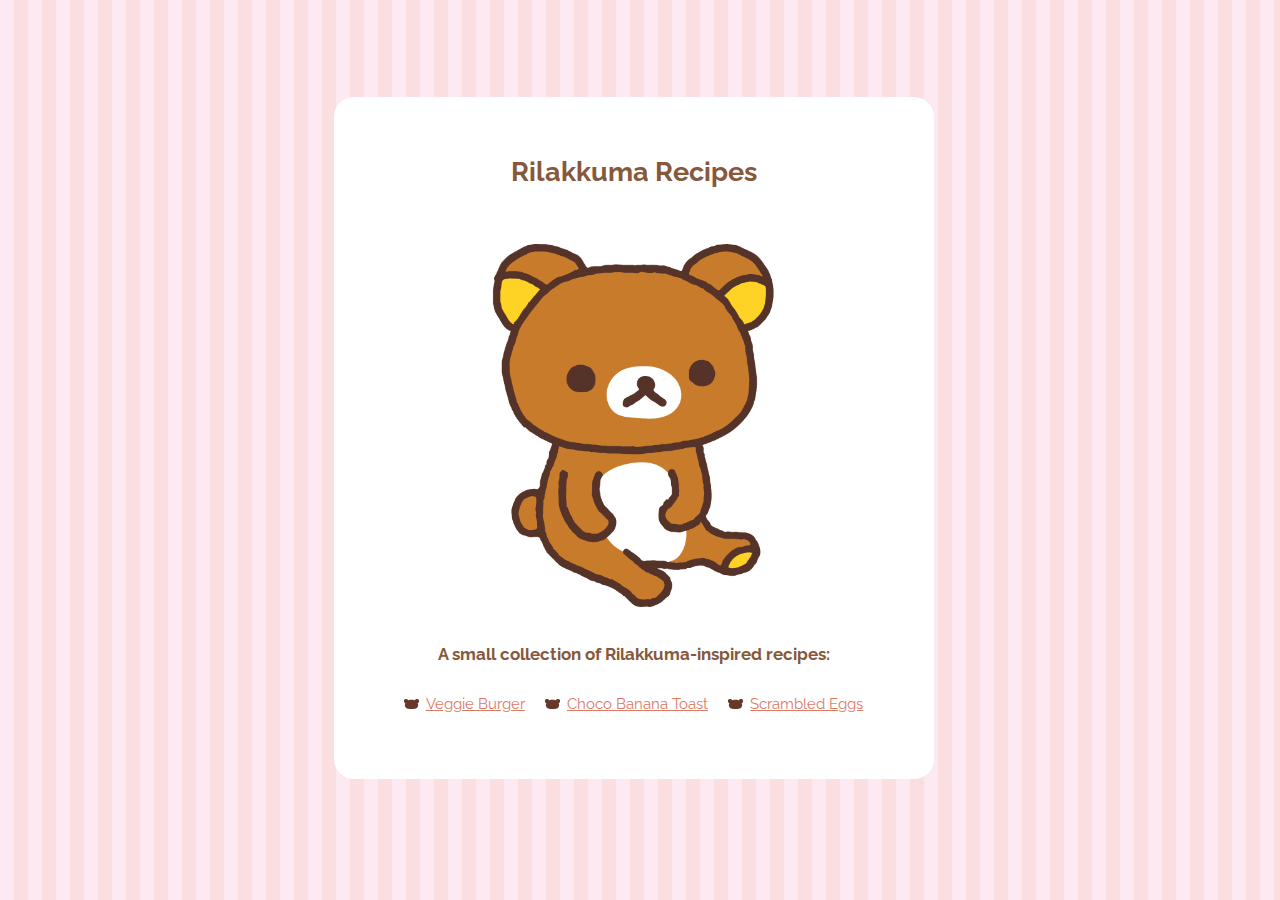
<file: index.html>
<!DOCTYPE html>
<html lang="en">
<head>
  <meta charset="UTF-8">
  <meta http-equiv="X-UA-Compatible" content="IE=edge">
  <meta name="viewport" content="width=device-width, initial-scale=1.0">
  <link rel="stylesheet" type="text/css" href="style.css" media="screen">
  <link rel="shortcut icon" type="image/jpg" href="images/flavicon.png"/>
  <title>Odin Recipes</title>
</head>

<body>
  <div class="index">
    <div class="main-container">
      <div class="content">
        <h1>Rilakkuma Recipes</h1>
        <img alt="Artwork of the character Rilakkuma, a brown bear, sitting down. The bottoms of his feet and insides of his ears are yellow." class="main-img" src="images/rilakkuma.png">
        <h2 class="center-text">A small collection of Rilakkuma-inspired recipes:</h2>
          <ul class="flex">
            <li><a href="recipes/veggie-burger.html">Veggie Burger</a></li>
            <li><a href="recipes/choco-banana-toast.html">Choco Banana Toast</a></li>
            <li><a href="recipes/scrambled-eggs.html">Scrambled Eggs</a></li>
          </ul>
      </div>
    </div>
  </div>
</body>

</html>
</file>
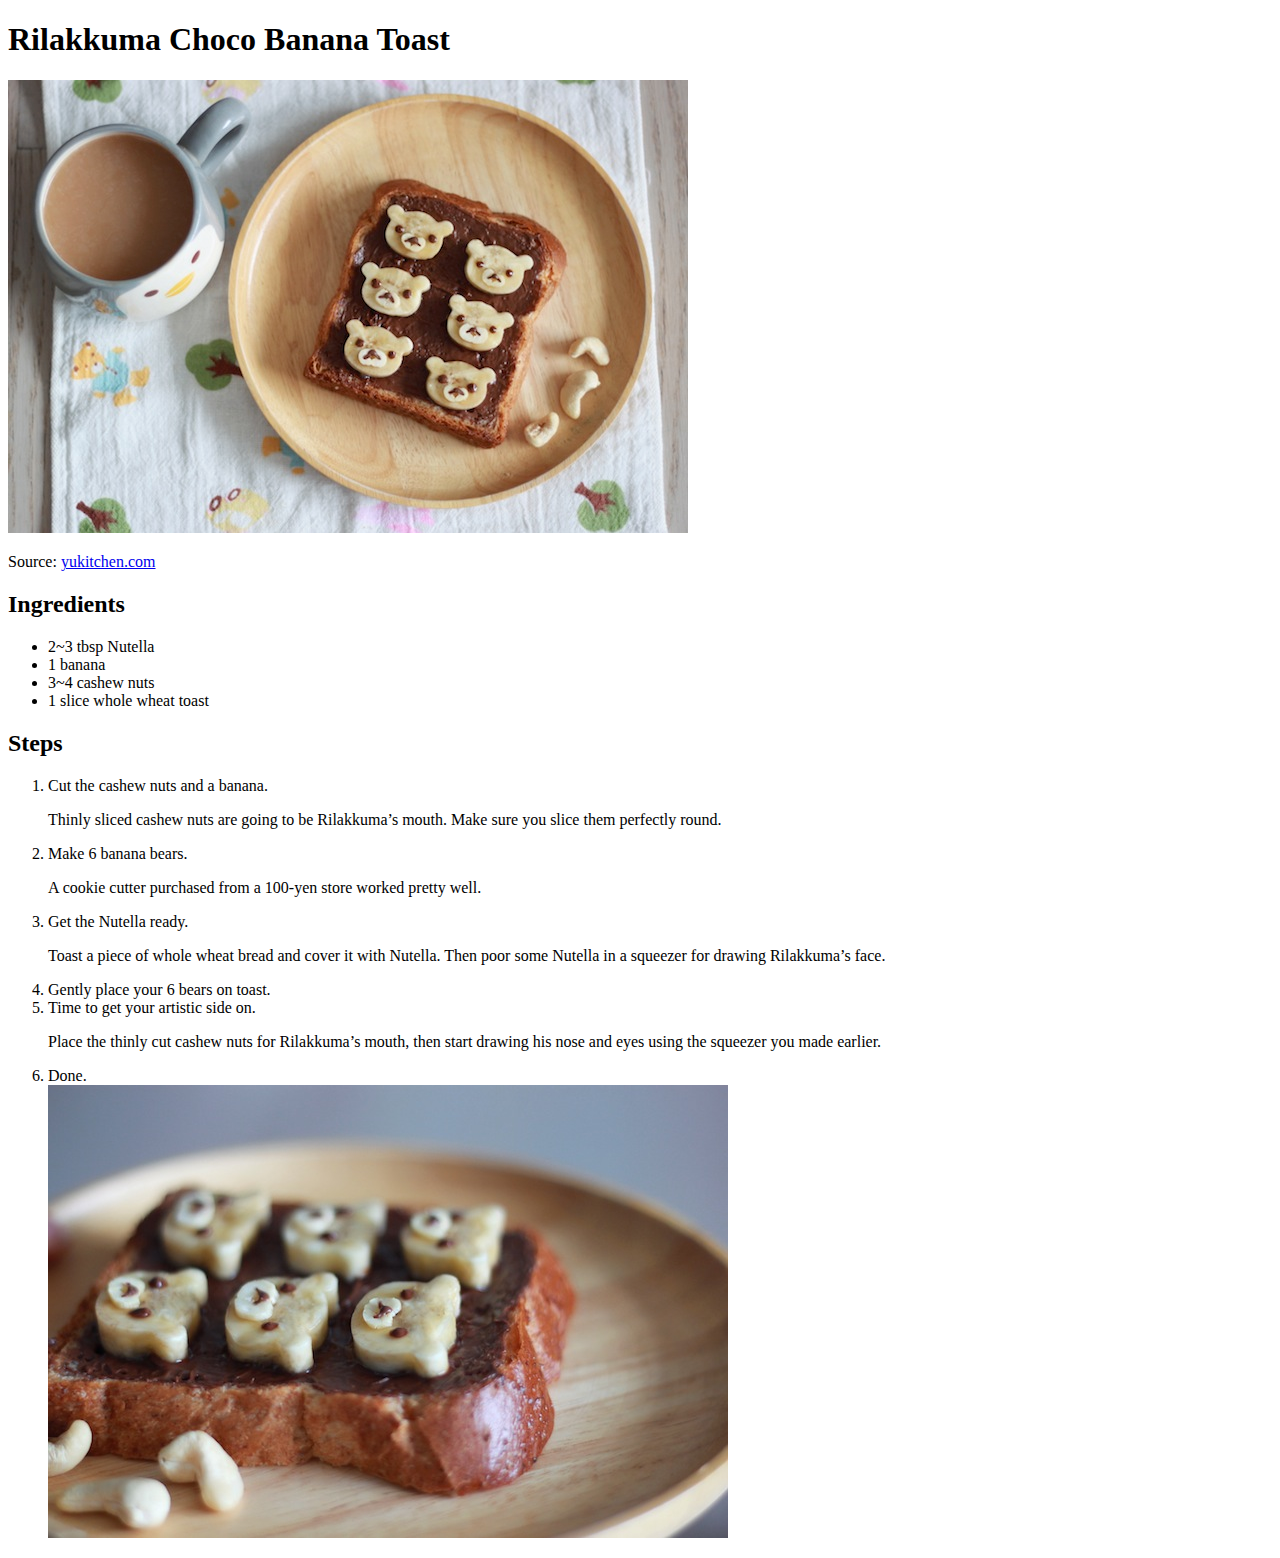
<file: recipes/choco-banana-toast.html>
<!DOCTYPE html>
<html lang="en">
<head>
    <meta charset="UTF-8">
    <meta http-equiv="X-UA-Compatible" content="IE=edge">
    <meta name="viewport" content="width=device-width, initial-scale=1.0">
    <title>Rilakkuma Choco Banana Toast</title>
</head>
<body>
    <h1>Rilakkuma Choco Banana Toast</h1>
    <img src="/images/choco-banana-toast-1.jpg">
    <p>Source: <a href="http://yukitchen.com/choco-banana-rilakkuma-toast/">yukitchen.com</a></p>

    <h2>Ingredients</h2>

      <ul>
          <li>2~3 tbsp Nutella</li>
          <li>1 banana</li>
          <li>3~4 cashew nuts</li>
          <li>1 slice whole wheat toast</li>
      </ul>
    
      <h2>Steps</h2>
      <ol>
          <li>Cut the cashew nuts and a banana.</li>
            <p>Thinly sliced cashew nuts are going to be Rilakkuma’s mouth. Make sure you slice them perfectly round.</p>
          <li>Make 6 banana bears.</li>
            <p>A cookie cutter purchased from a 100-yen store worked pretty well.</p>
          <li>Get the Nutella ready.</li>
            <p>Toast a piece of whole wheat bread and cover it with Nutella. Then poor some Nutella in a squeezer for drawing Rilakkuma’s face.</p>
          <li>Gently place your 6 bears on toast.</li>
          <li>Time to get your artistic side on. </li>
            <p>Place the thinly cut cashew nuts for Rilakkuma’s mouth, then start drawing his nose and eyes using the squeezer you made earlier.</p>
         <li>Done.</li>
         <img src="/images/choco-banana-toast-2.jpg">
      </ol>
</body>
</html>
</file>
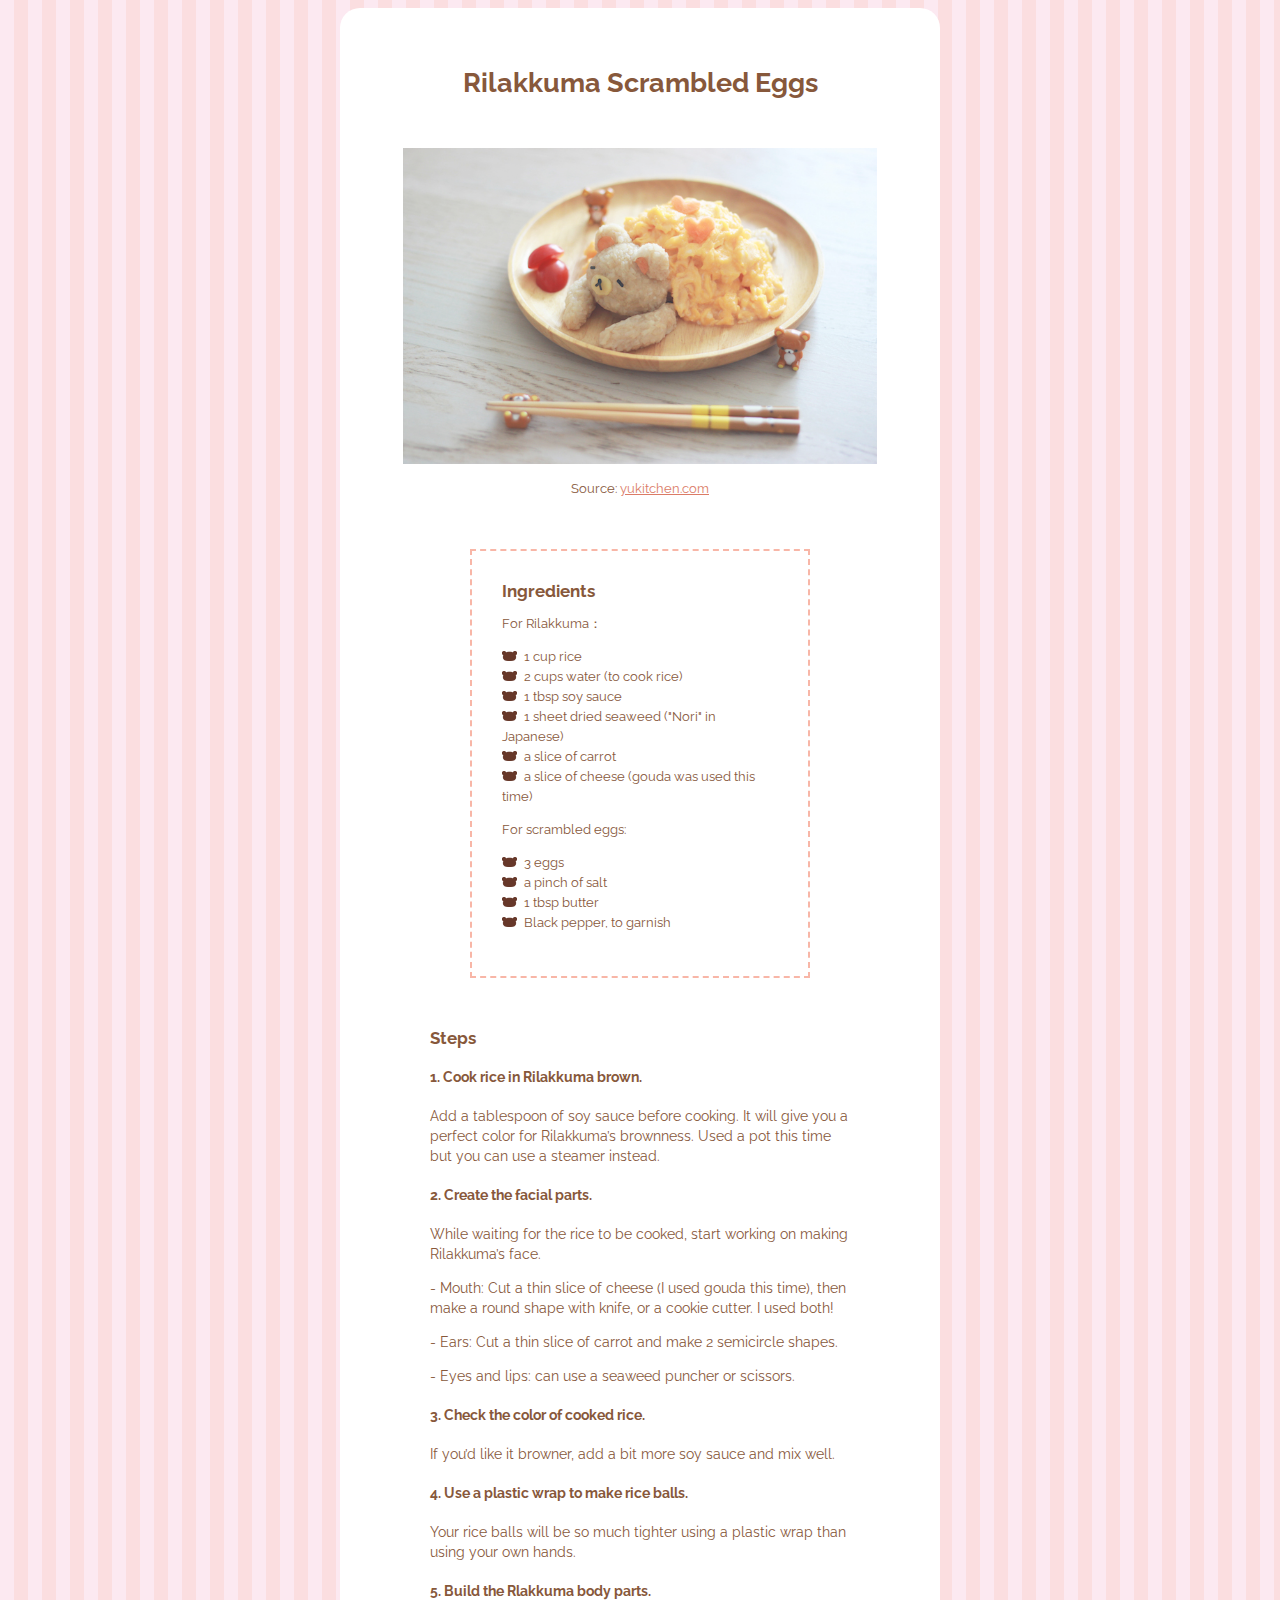
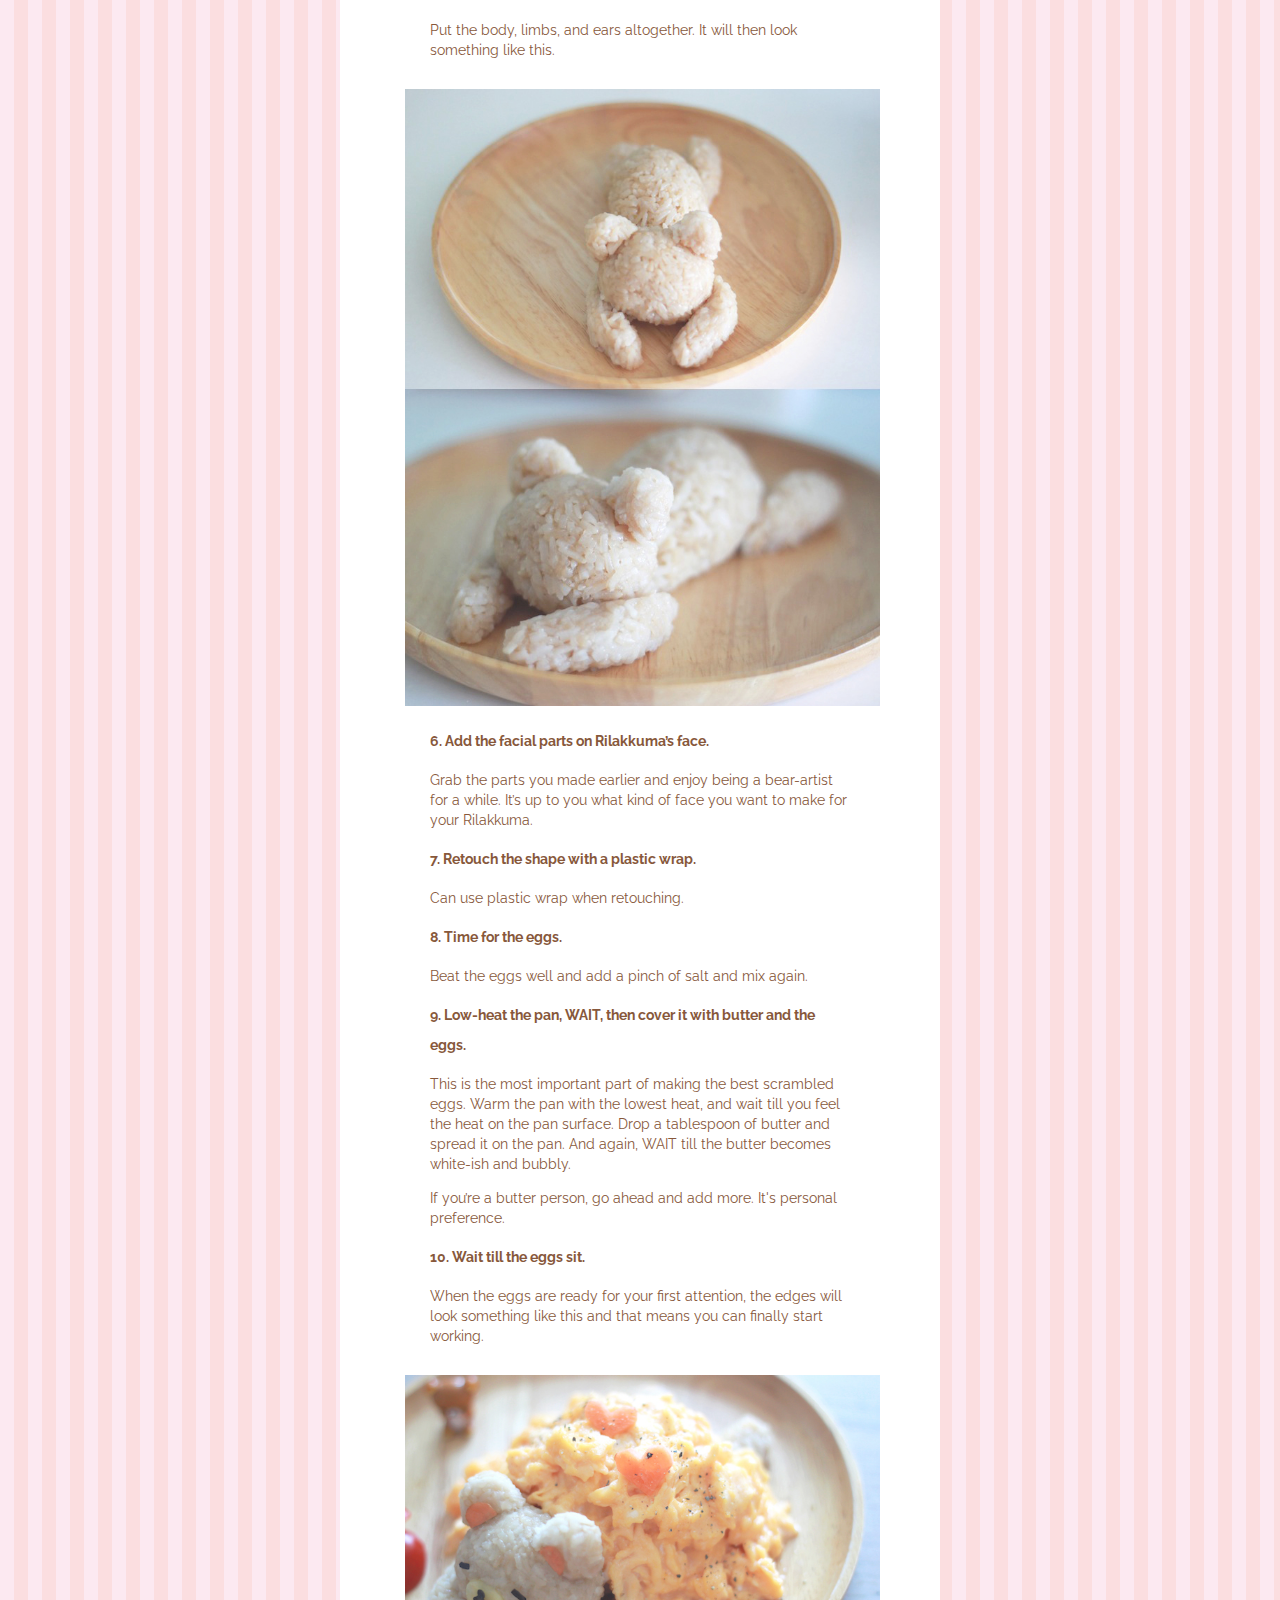
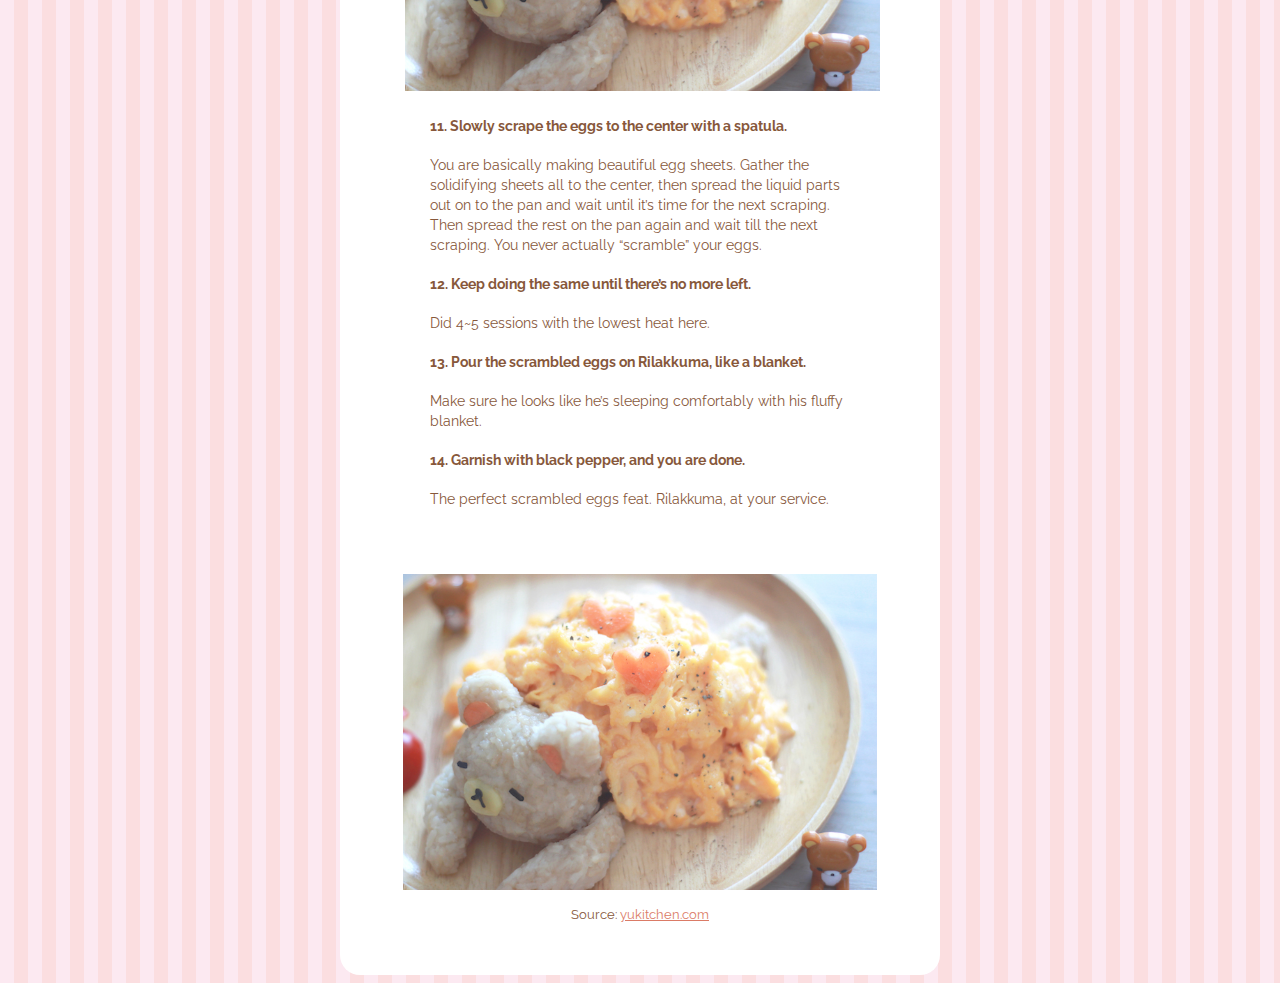
<file: recipes/scrambled-eggs.html>
<!DOCTYPE html>
<html lang="en">
<head>
    <meta charset="UTF-8">
    <meta http-equiv="X-UA-Compatible" content="IE=edge">
    <meta name="viewport" content="width=device-width, initial-scale=1.0">
    <link rel="stylesheet" type="text/css" href="../style.css" media="screen">
    <link rel="shortcut icon" type="image/jpg" href="../images/flavicon.png"/>
    <title>Rilakkuma Scrambled Eggs</title>
</head>

<body>
  <div class="main-container">
      <div class="content">
      <h1>Rilakkuma Scrambled Eggs</h1>
      <img alt="A plate with rice that's been shaped into a sleeping bear resembling the character Rilakkuma, covered with a blanket made of scrambled eggs" src="../images/scrambled-eggs-1.jpg">
      <p class="source">Source: <a href="http://yukitchen.com/perfect-scrambled-eggs/">yukitchen.com</a></p>

      <div class="ingredients-container">
        <div class="ingredients">
        <h2>Ingredients</h2>

        <p>For Rilakkuma：</p>
          <ul>
            <li>1 cup rice</li>
            <li>2 cups water (to cook rice)</li>
            <li>1 tbsp soy sauce</li>
            <li>1 sheet dried seaweed ("Nori" in Japanese)</li>
            <li>a slice of carrot</li>
            <li>a slice of cheese (gouda was used this time)</li>
          </ul>

        <p>For scrambled eggs:</p>
          <ul>
            <li>3 eggs</li>
            <li>a pinch of salt</li>
            <li>1 tbsp butter</li>
            <li>Black pepper, to garnish</li>
          </ul>
        </div>
      </div>
    
      <div class="steps">
      <h2>Steps</h2>
        <ol>
          <li>Cook rice in Rilakkuma brown.</li>
            <p>Add a tablespoon of soy sauce before cooking. It will give you a perfect color for Rilakkuma’s brownness. Used a pot this time but you can use a steamer instead.</p>
          <li>Create the facial parts.</li>
            <p>While waiting for the rice to be cooked, start working on making Rilakkuma’s face.</p>
            <ul>
                <p>- Mouth: Cut a thin slice of cheese (I used gouda this time), then make a round shape with knife, or a cookie cutter. I used both!</p>
                <p>- Ears: Cut a thin slice of carrot and make 2 semicircle shapes.</p>
                <p>- Eyes and lips: can use a seaweed puncher or scissors.</p>
            </ul>
          <li>Check the color of cooked rice.</li>
            <p>If you’d like it browner, add a bit more soy sauce and mix well.</p>
          <li>Use a plastic wrap to make rice balls.</li>
            <p>Your rice balls will be so much tighter using a plastic wrap than using your own hands.</p>
          <li>Build the Rlakkuma body parts.</li>
            <p>Put the body, limbs, and ears altogether. It will then look something like this.</p>
            <img class="middle-img" alt="Cooked rice that has been shaped into a bear that is laying down" src="../images/scrambled-eggs-2.jpg">
          <li>Add the facial parts on Rilakkuma’s face.</li>
            <p>Grab the parts you made earlier and enjoy being a bear-artist for a while. It’s up to you what kind of face you want to make for your Rilakkuma.</p>
          <li>Retouch the shape with a plastic wrap.</li>
            <p>Can use plastic wrap when retouching.</p>
          <li>Time for the eggs.</li>
            <p>Beat the eggs well and add a pinch of salt and mix again.</p>
          <li>Low-heat the pan, WAIT, then cover it with butter and the eggs.</li>
            <p>This is the most important part of making the best scrambled eggs. Warm the pan with the lowest heat, and wait till you feel the heat on the pan surface. Drop a tablespoon of butter and spread it on the pan. And again, WAIT till the butter becomes white-ish and bubbly.</p>
            <p>If you’re a butter person, go ahead and add more. It's personal preference.</p>
          <li>Wait till the eggs sit.</li>
            <p>When the eggs are ready for your first attention, the edges will look something like this and that means you can finally start working.</p>
            <img class="middle-img" alt="Beaten eggs cooking in pan; the edges of the eggs are solidifying, signifying you can move onto the next step" src="../images/scrambled-eggs-3.jpg">
          <li>Slowly scrape the eggs to the center with a spatula.</li>
            <p>You are basically making beautiful egg sheets. Gather the solidifying sheets all to the center, then spread the liquid parts out on to the pan and wait until it’s time for the next scraping. Then spread the rest on the pan again and wait till the next scraping. You never actually “scramble” your eggs.</p>
          <li>Keep doing the same until there’s no more left.</li>
            <p>Did 4~5 sessions with the lowest heat here.</p>
          <li>Pour the scrambled eggs on Rilakkuma, like a blanket.</li>
            <p>Make sure he looks like he’s sleeping comfortably with his fluffy blanket. </p>
          <li>Garnish with black pepper, and you are done.</li>
            <p>The perfect scrambled eggs feat. Rilakkuma, at your service.</p>
        </ol>
      </div>

      <img alt="A plate with rice that's been shaped into a sleeping bear resembling the character Rilakkuma, covered with a blanket made of scrambled eggs, and garnished with heart-shaped carrot slices and black pepper" src="../images/scrambled-eggs-4.jpg">
      <p class="source">Source: <a href="http://yukitchen.com/perfect-scrambled-eggs/">yukitchen.com</a></p>
      </div>
  </div>
</body>
</html>
</file>
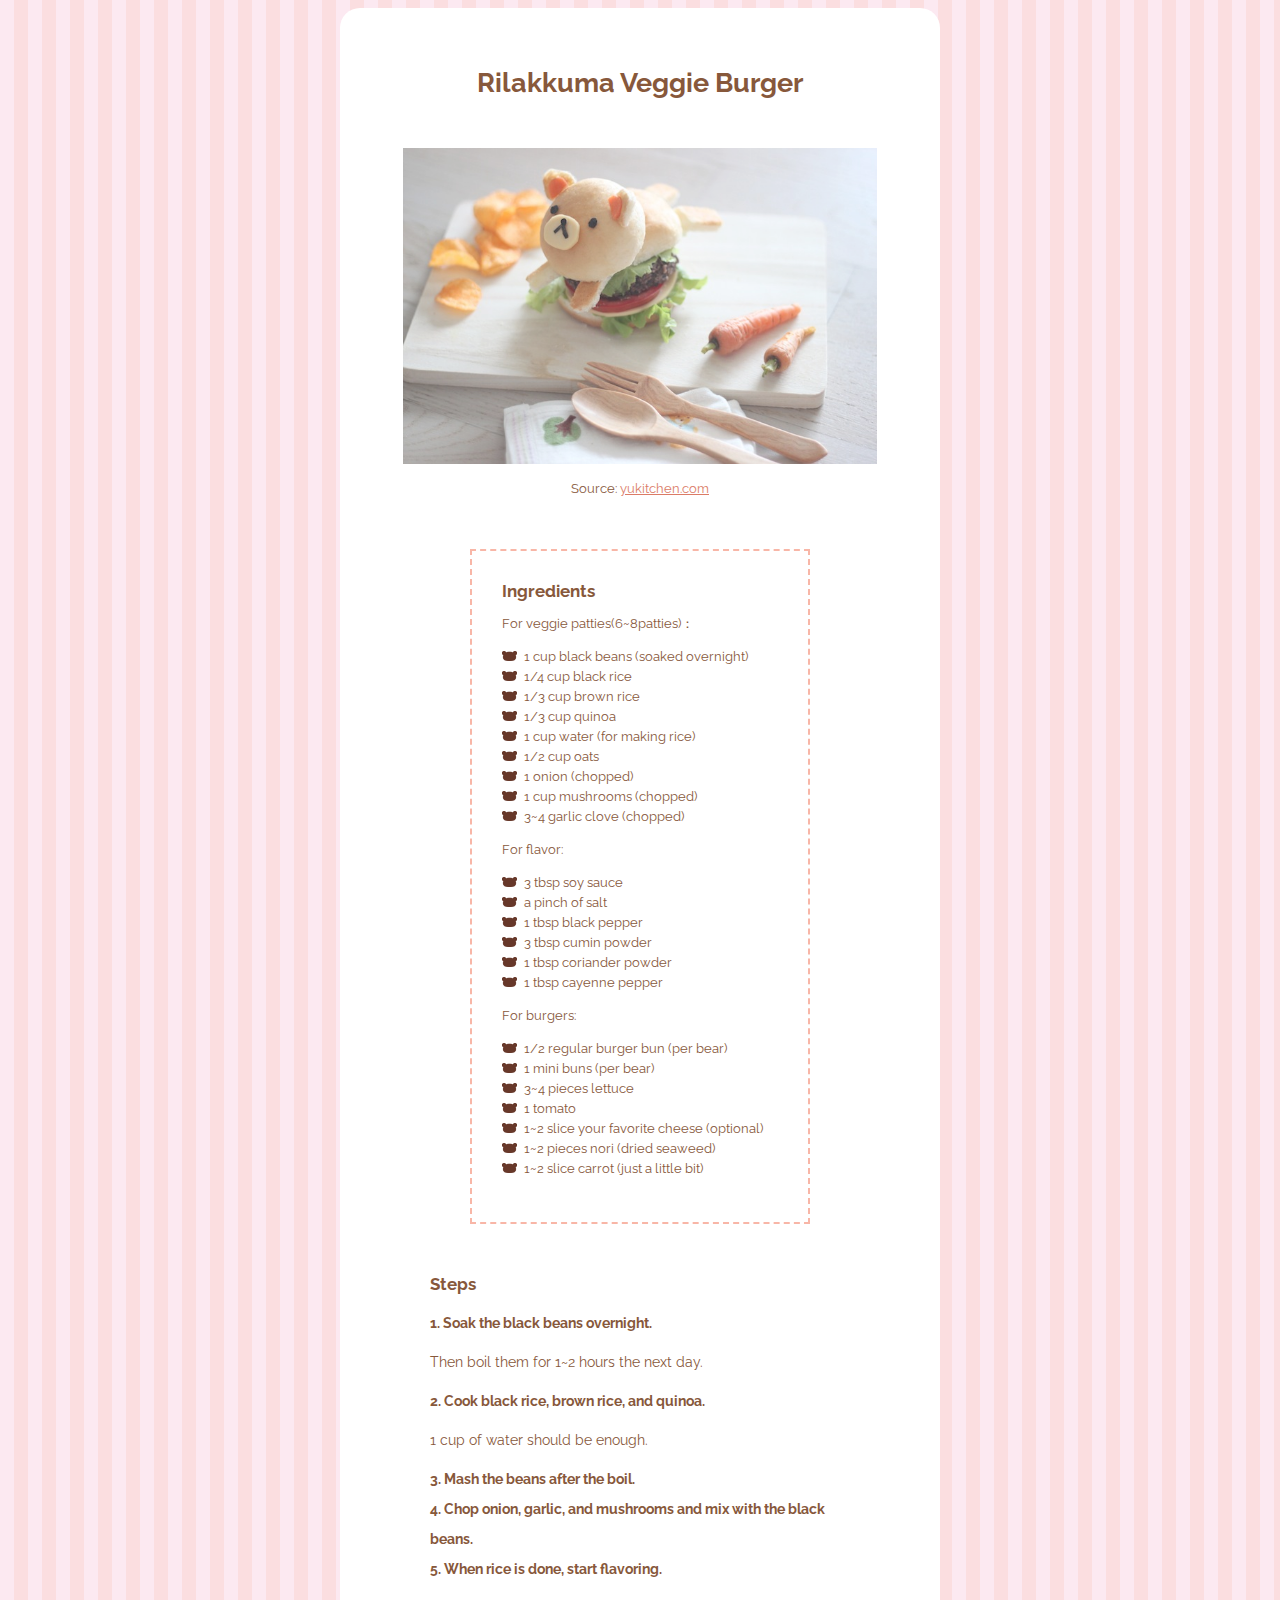
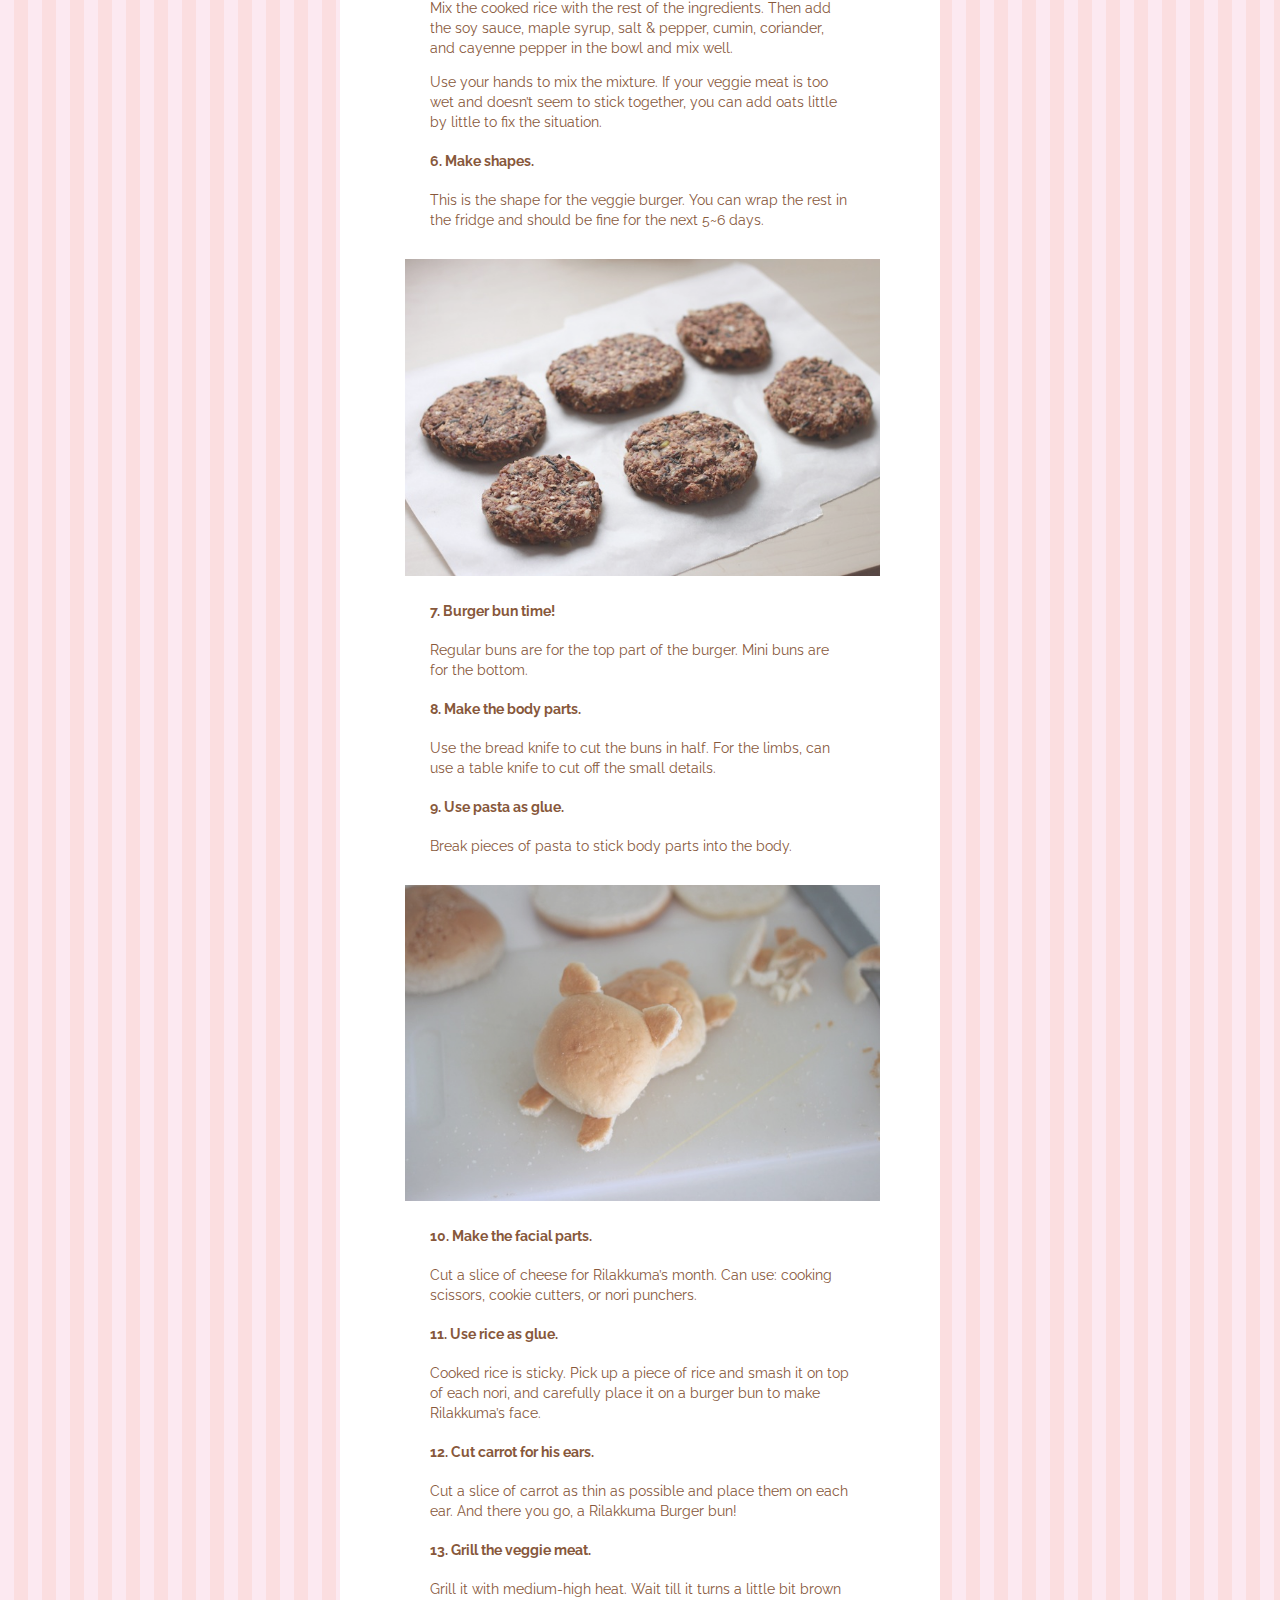
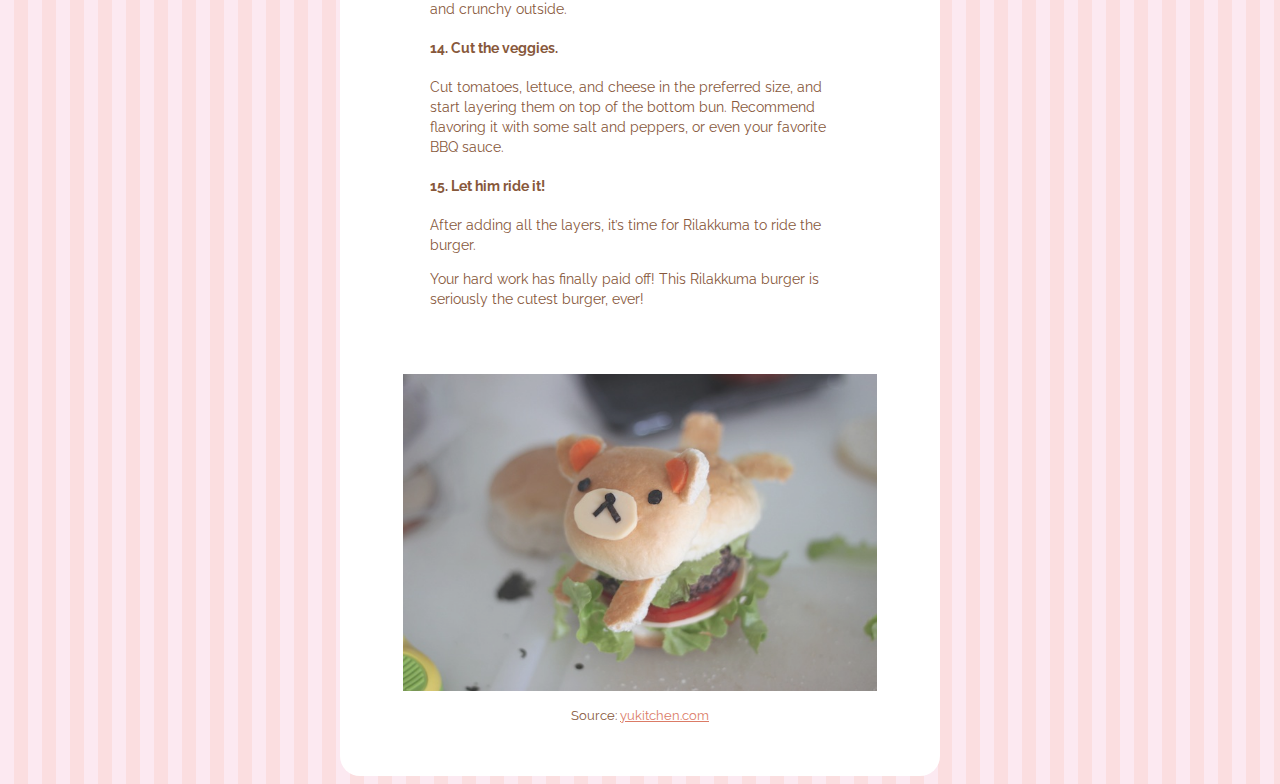
<file: recipes/veggie-burger.html>
<!DOCTYPE html>
<html lang="en">
<head>
    <meta charset="UTF-8">
    <meta http-equiv="X-UA-Compatible" content="IE=edge">
    <meta name="viewport" content="width=device-width, initial-scale=1.0">
    <link rel="stylesheet" type="text/css" href="../style.css" media="screen">
    <link rel="shortcut icon" type="image/jpg" href="../images/flavicon.png"/>
    <title>Rilakkuma Veggie Burger</title>
</head>

<body>
  <div class="main-container">
    <div class="content">
    <h1>Rilakkuma Veggie Burger</h1>
    <img alt="A veggie burger on a wooden tray; smaller pieces of hamburger buns have been attached to form the top bun into a bear shape, and it resembles the character Rilakkuma. Chips and steamed baby carrots sit on the same tray." src="../images/veggie-burger-1.jpg">
    <p class="source">Source: <a href="http://yukitchen.com/rilakkuma-burger/">yukitchen.com</a></p>
    
      <div class="ingredients-container">
        <div class="ingredients">
        <h2>Ingredients</h2>

          <p>For veggie patties(6~8patties)：</p>
          <ul>
            <li>1 cup black beans (soaked overnight)</li>
            <li>1/4 cup black rice</li>
            <li>1/3 cup brown rice</li>
            <li>1/3 cup quinoa</li>
            <li>1 cup water (for making rice)</li>
            <li>1/2 cup oats</li>
            <li>1 onion (chopped)</li>
            <li>1 cup mushrooms (chopped)</li>
            <li>3~4 garlic clove (chopped)</li>
          </ul>

          <p>For flavor:</p>
          <ul>
            <li>3 tbsp soy sauce</li>
            <li>a pinch of salt</li>
            <li>1 tbsp black pepper</li>
            <li>3 tbsp cumin powder</li>
            <li>1 tbsp coriander powder</li>
            <li>1 tbsp cayenne pepper</li>
          </ul>

          <p>For burgers:</p>
          <ul>
            <li>1/2 regular burger bun (per bear)</li>
            <li>1 mini buns (per bear)</li>
            <li>3~4 pieces lettuce</li>
            <li>1 tomato</li>
            <li>1~2 slice your favorite cheese (optional)</li>
            <li>1~2 pieces nori (dried seaweed)</li>
            <li>1~2 slice carrot (just a little bit)</li>
          </ul>
        </div>
      </div>
    
      <div div class="steps">
      <h2>Steps</h2>
        <ol>
          <li>Soak the black beans overnight.</li>
            <p>Then boil them for 1~2 hours the next day.</p>
          <li>Cook black rice, brown rice, and quinoa.</li>
            <p>1 cup of water should be enough.</p>
          <li>Mash the beans after the boil.</li>
          <li>Chop onion, garlic, and mushrooms and mix with the black beans.</li>
          <li>When rice is done, start flavoring.</li>
            <p>Mix the cooked rice with the rest of the ingredients. Then add the soy sauce, maple syrup, salt & pepper, cumin, coriander, and cayenne pepper in the bowl and mix well.</p>
            <p>Use your hands to mix the mixture. If your veggie meat is too wet and doesn’t seem to stick together, you can add oats little by little to fix the situation.</p>
          <li>Make shapes.</li>
            <p>This is the shape for the veggie burger. You can wrap the rest in the fridge and should be fine for the next 5~6 days.</p>
            <img class="middle-img" alt="Veggie burger patties shaped circularly to resemble the shape of hamburger patties" src="../images/veggie-burger-2.jpg">
          <li>Burger bun time!</li>
            <p>Regular buns are for the top part of the burger. Mini buns are for the bottom.</p>
          <li>Make the body parts. </li>
            <p>Use the bread knife to cut the buns in half. For the limbs, can use a table knife to cut off the small details.</p>
          <li>Use pasta as glue.</li>
            <p>Break pieces of pasta to stick body parts into the body.</p>
            <img class="middle-img" alt="On a plastic cutting board, a single pice of dry spaghetti pasta sits next to the bear-shaped bun" src="../images/veggie-burger-3.jpg">
          <li>Make the facial parts.</li>
            <p>Cut a slice of cheese for Rilakkuma’s month. Can use: cooking scissors, cookie cutters, or nori punchers.</p>
          <li>Use rice as glue.</li>
            <p>Cooked rice is sticky. Pick up a piece of rice and smash it on top of each nori, and carefully place it on a burger bun to make Rilakkuma’s face.</p>
          <li>Cut carrot for his ears.</li>
            <p>Cut a slice of carrot as thin as possible and place them on each ear. And there you go, a Rilakkuma Burger bun!</p>
          <li>Grill the veggie meat.</li>
            <p> Grill it with medium-high heat. Wait till it turns a little bit brown and crunchy outside.</p>
          <li>Cut the veggies.</li>
            <p>Cut tomatoes, lettuce, and cheese in the preferred size, and start layering them on top of the bottom bun. Recommend flavoring it with some salt and peppers, or even your favorite BBQ sauce.</p>
          <li>Let him ride it!</li>
          <p>After adding all the layers, it’s time for Rilakkuma to ride the burger.</p>
          <p>Your hard work has finally paid off! This Rilakkuma burger is seriously the cutest burger, ever!</p>
        </ol>
      </div>
      <img alt="alt="A closeup of the veggie burger; smaller pieces of hamburger buns have been attached to form the top bun into a bear shape that resembles the character Rilakkuma" src="../images/veggie-burger-4.jpg">
      <p class="source">Source: <a href="http://yukitchen.com/perfect-scrambled-eggs/">yukitchen.com</a></p>
    </div>
   </div>
</body>

</html>
</file>
<file: style.css>
@import url('https://fonts.googleapis.com/css2?family=Raleway:wght@400;600&display=swap');

html {
    font-family: 'Raleway', sans-serif;
    color: #87583b;
    margin: 0;
    padding: 0;
    border: 0;
    outline: 0;
    background-image: url(images/bg.png);
    background-color: #fbdee0;
}

.main-container {
    min-height: 100%;
    display: grid; 
    place-items: center;
}

.main-img {
    max-width: 300px;
    height: auto;
}

.index {
    margin-top: -20px;
    height: 100vh;
    overflow: hidden;
    margin-right: 13px;
}

.content {
    text-align: left;
    border-radius: 20px;
    background-color: white;
    padding: 50px;
    font-size: 13px;
    line-height: 20px;
    min-width: 500px;
    max-width: 500px;
    height: auto;
}

.source {
    text-align: center;
    margin: 0;
}

h1 {
    font-size: 27px;
    text-align: center;
    margin: 15px 0 40px 0;
}

h2 {
    font-size: 17px;
    margin: auto;
}

ul {
    list-style-image: url(images/icon.png);
    list-style-position: inside;
    padding-left: 0;
}

ol {
    list-style-position: inside;
    padding-left: 0;
    font-size: 14px;
}

ol li {
    line-height: 30px;
    font-weight: bold;
}

img {
    opacity: 85%;
    max-width: 475px;
    height: auto;
    display: block;
    margin: auto;
    padding: 15px 0px 15px 0px;
}

.middle-img {
    display: inline-block;
    margin-left: -25px;
}

.ingredients-container {
    border: 2px dashed #f8b6a7;
    padding: 30px;
    margin: 50px 80px 50px 80px;
}

.ingredients {
    margin: auto;
}

.steps {
    margin: 50px 40px 50px 40px;
}

a {
    text-decoration: underline;
    color: #db7b66;
}

a:visited {
    text-decoration: none;
}

.center-text {
    padding: 15px;
    text-align: center;
}
.flex {
    display: flex;
    justify-content: space-evenly;
    font-size: 15px;
}
</file>
